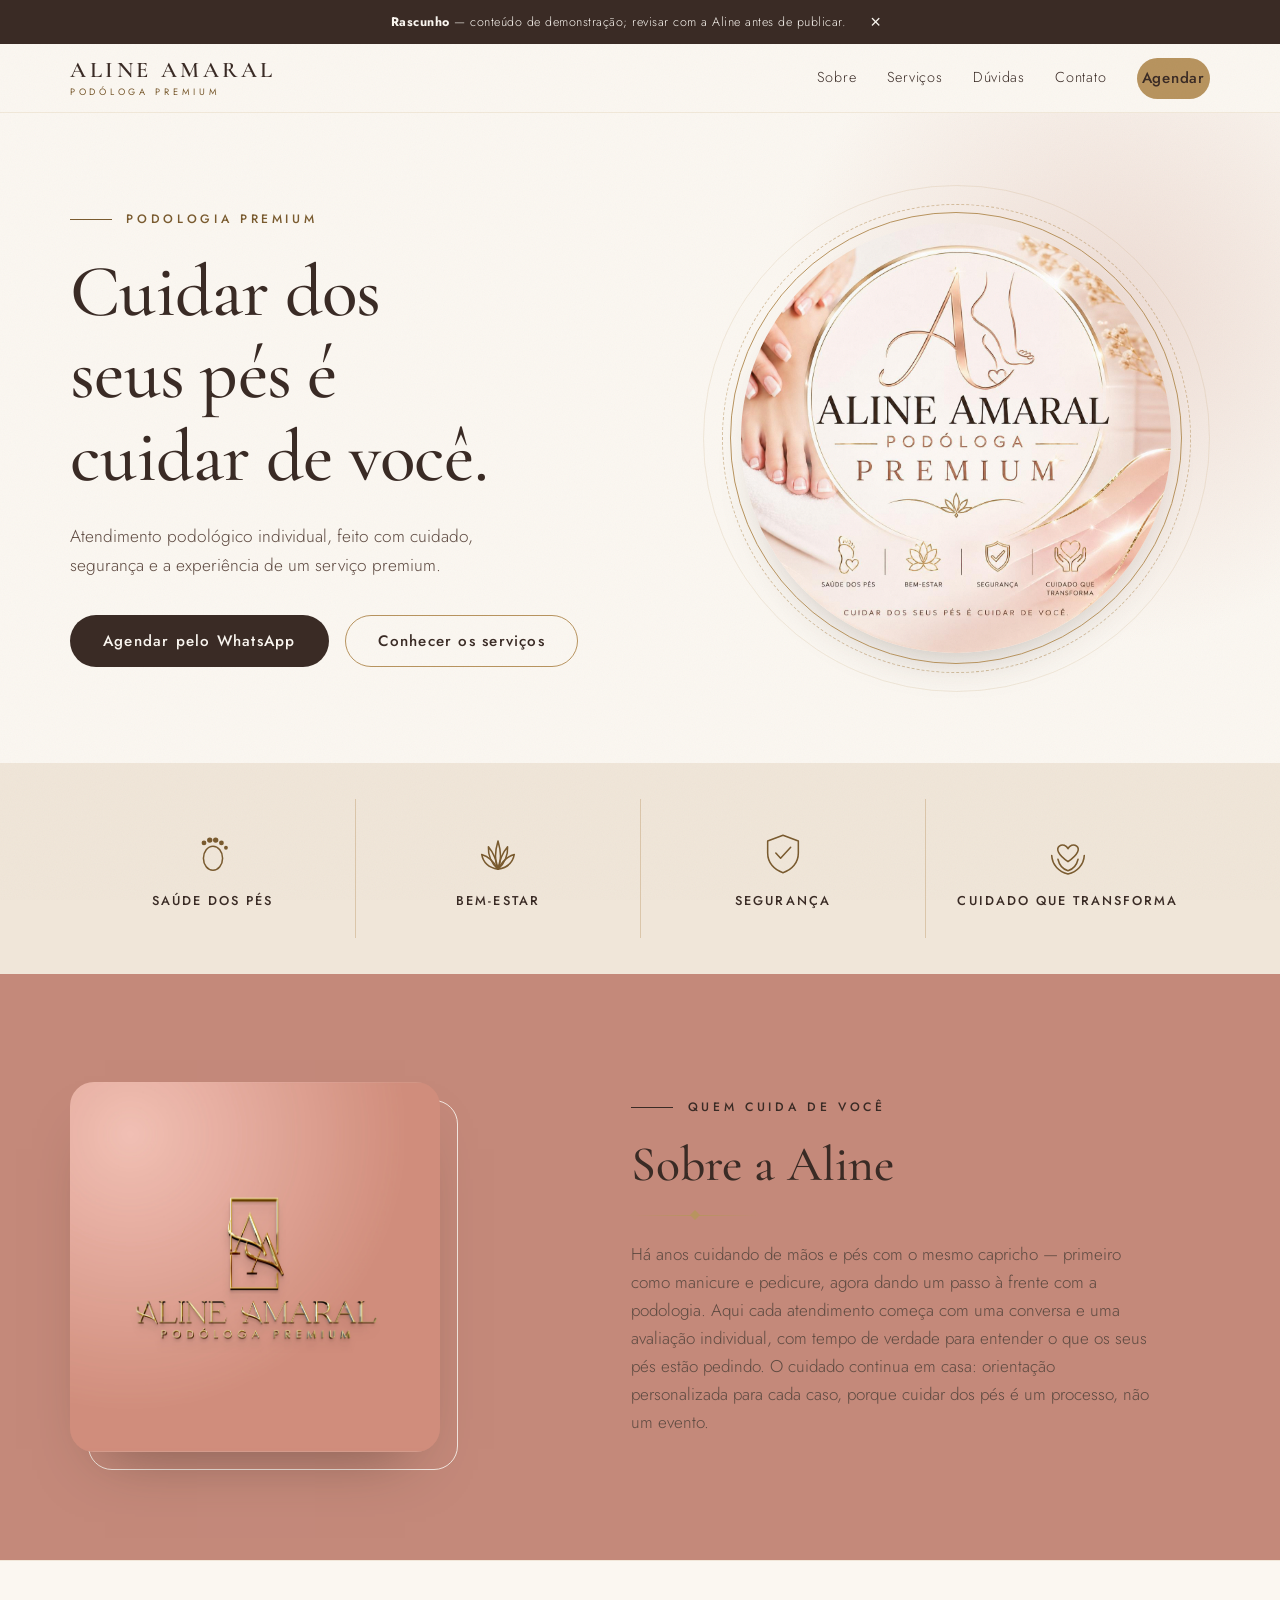
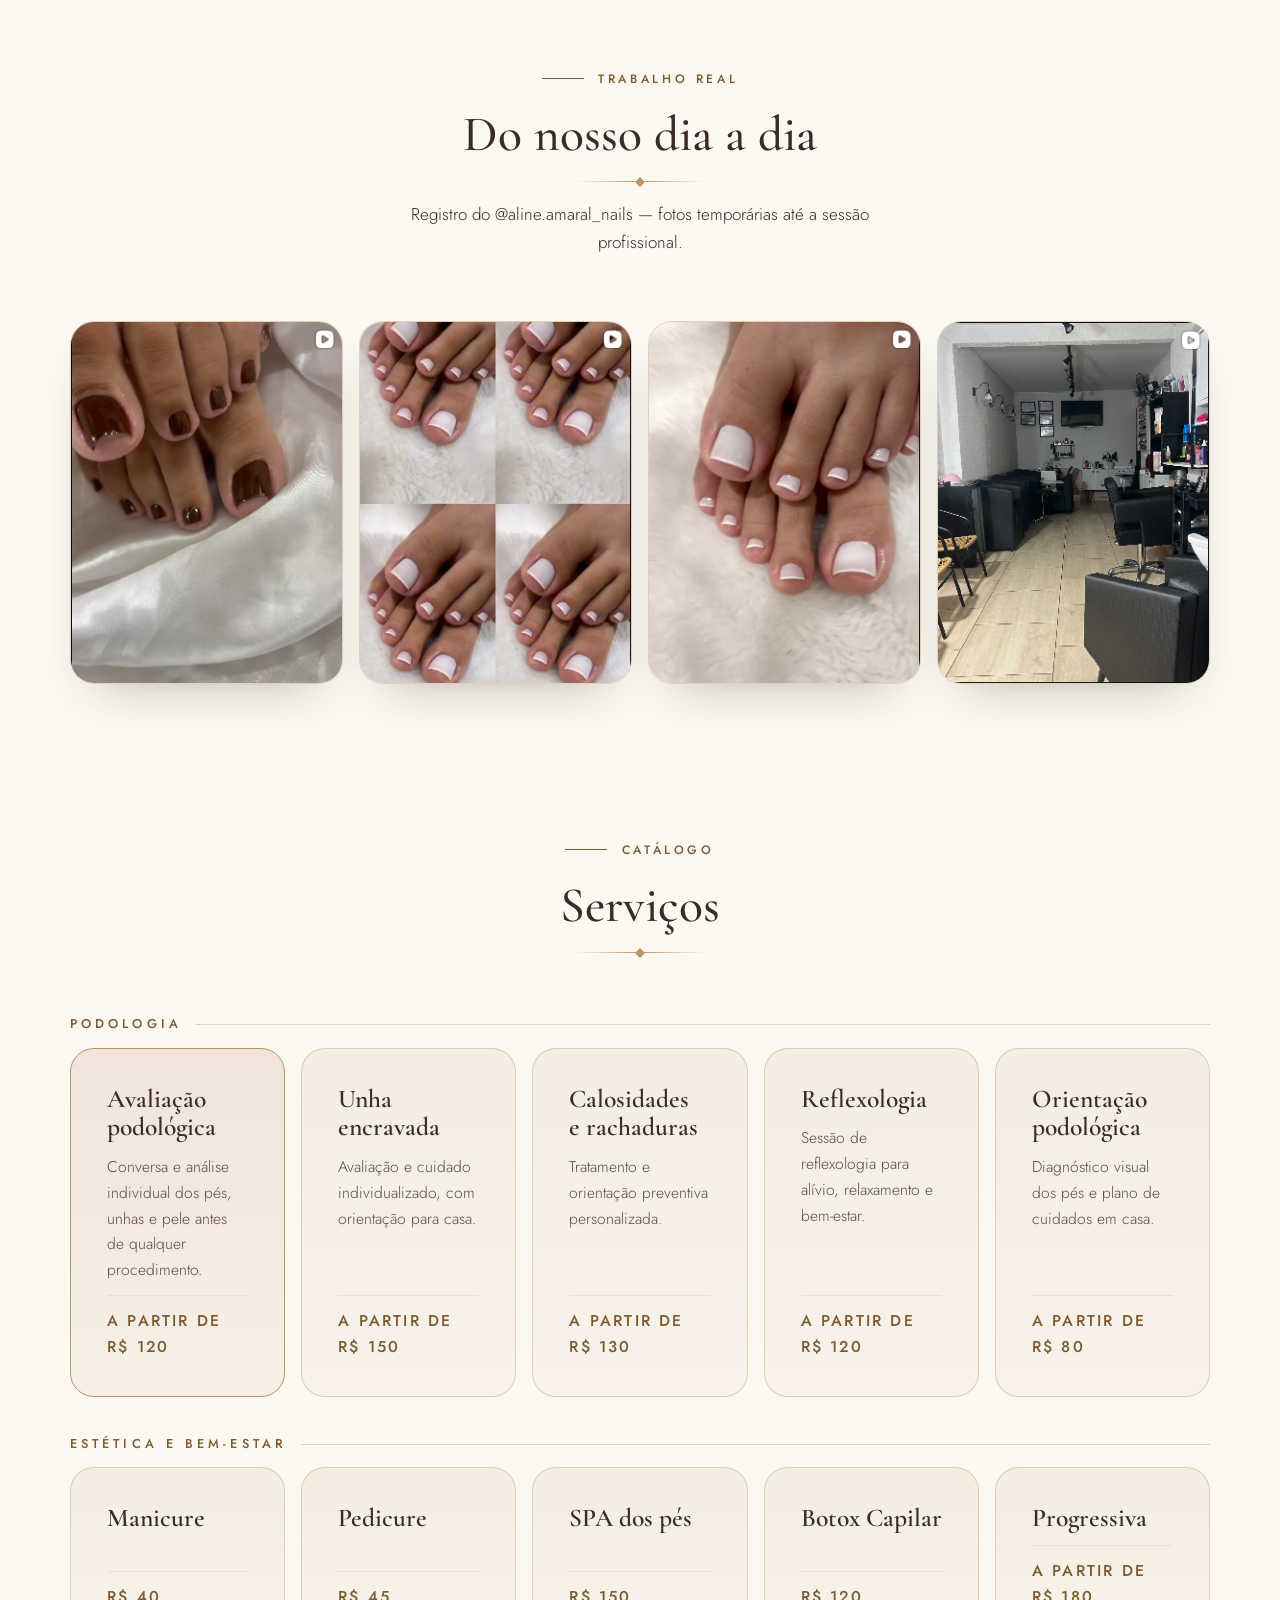
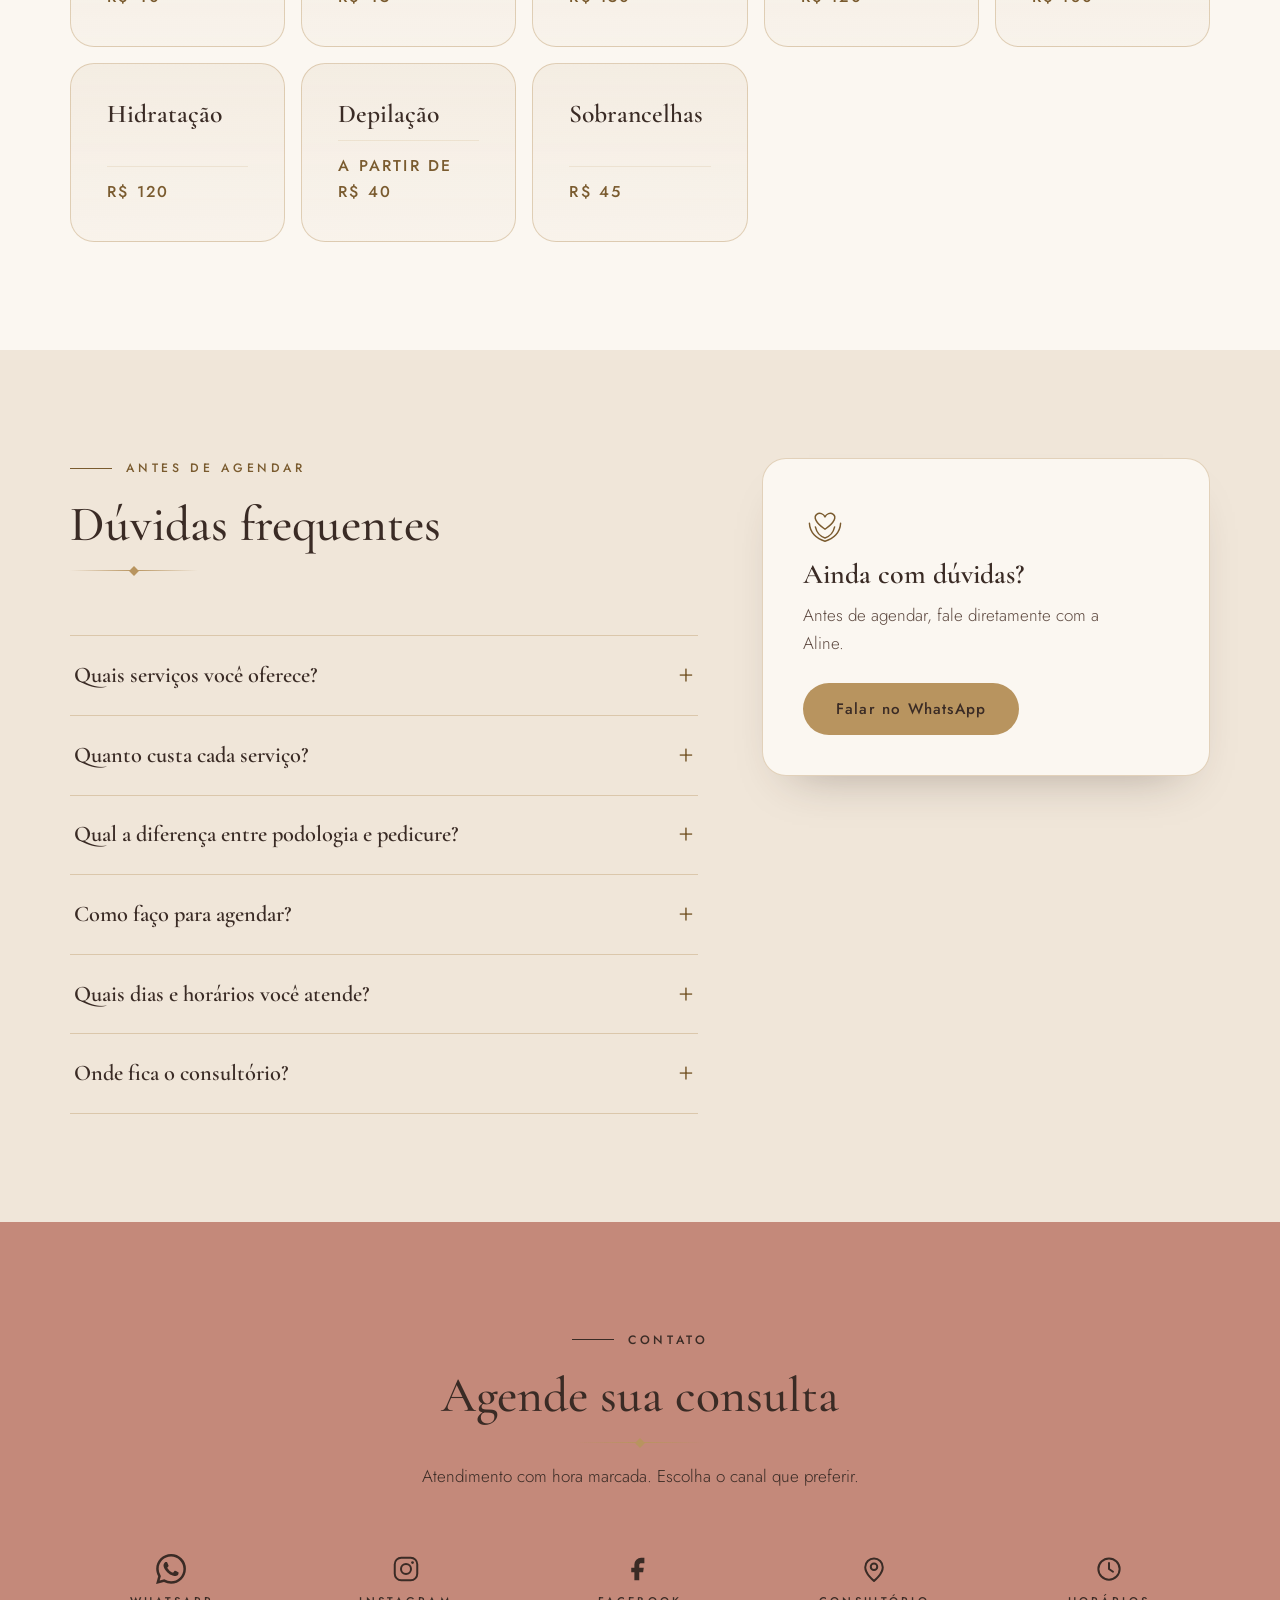
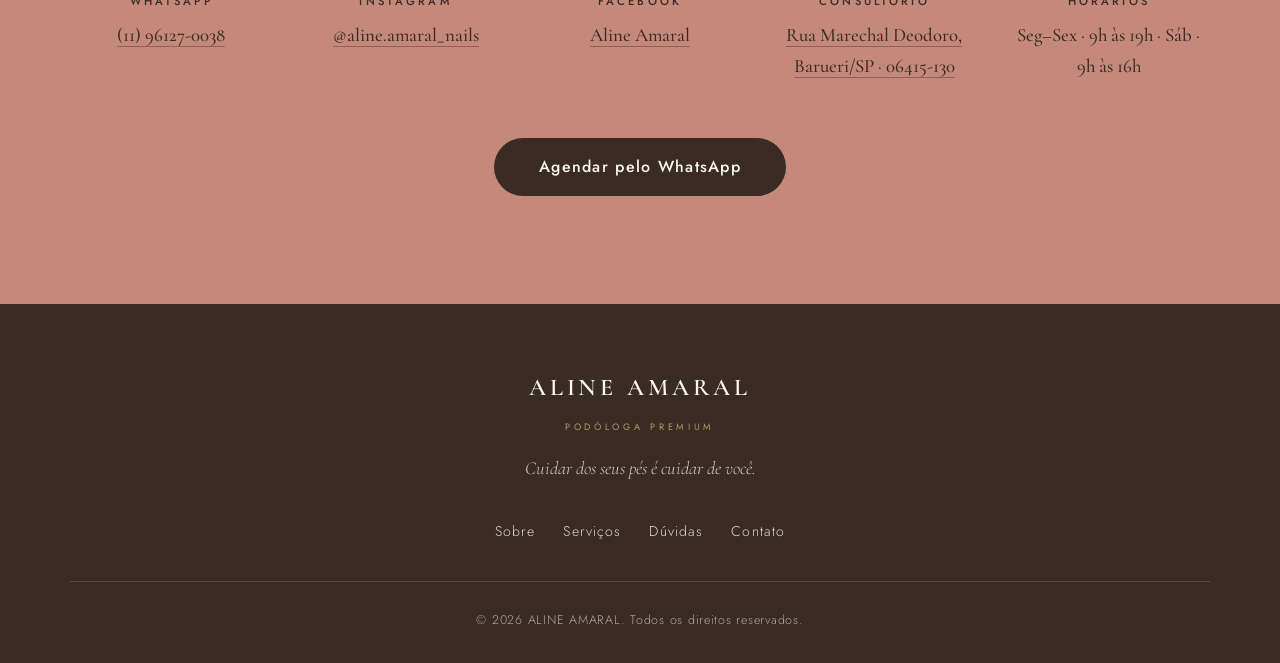
<file: site/index.html>
<!DOCTYPE html>
<html lang="pt-BR">
<head>
  <meta charset="utf-8">
  <meta name="viewport" content="width=device-width, initial-scale=1">
  <title>Aline Amaral — Podóloga Premium</title>
  <meta name="description" content="Cuidar dos seus pés é cuidar de você. Atendimento podológico premium: saúde dos pés, bem-estar, segurança e cuidado que transforma.">
  <meta name="theme-color" content="#FBF7F1">
  <meta property="og:type" content="website">
  <meta property="og:title" content="Aline Amaral — Podóloga Premium">
  <meta property="og:description" content="Cuidar dos seus pés é cuidar de você. Atendimento podológico premium.">
  <meta property="og:image" content="assets/selo-circular.jpg">
  <link rel="icon" href="data:image/svg+xml,%3Csvg xmlns='http://www.w3.org/2000/svg' viewBox='0 0 64 64'%3E%3Crect width='64' height='64' rx='14' fill='%23C4897A'/%3E%3Ctext x='32' y='44' font-family='Georgia,serif' font-size='36' fill='%23F0E6D9' text-anchor='middle'%3EA%3C/text%3E%3C/svg%3E">
  <link rel="preconnect" href="https://fonts.googleapis.com">
  <link rel="preconnect" href="https://fonts.gstatic.com" crossorigin>
  <link href="https://fonts.googleapis.com/css2?family=Cormorant+Garamond:ital,wght@0,400;0,500;0,600;1,400;1,500&family=Jost:wght@300;400;500;600&display=swap" rel="stylesheet">
  <link rel="stylesheet" href="styles.css?v=9">
</head>
<body>
  <noscript>
    <p class="noscript">Este site precisa de JavaScript ativado para exibir o conteúdo.</p>
  </noscript>

  <!-- Faixa de rascunho: some quando config.status = "no-ar" -->
  <div class="aviso" id="aviso-rascunho" hidden>
    <p><strong>Rascunho</strong> — conteúdo de demonstração; revisar com a Aline antes de publicar.</p>
    <button type="button" class="aviso-fechar" id="aviso-fechar" aria-label="Fechar aviso">&times;</button>
  </div>

  <header class="cabecalho">
    <div class="container cabecalho-inner">
      <a class="marca" href="#inicio">
        <span class="marca-nome" data-campo="marca.nomeExibicao">ALINE AMARAL</span>
        <span class="marca-descritor" data-campo="marca.descritor">PODÓLOGA PREMIUM</span>
      </a>

      <button type="button" class="menu-botao" id="menu-botao" aria-expanded="false" aria-controls="menu-principal" aria-label="Abrir menu de navegação">
        <span></span><span></span><span></span>
      </button>

      <nav class="menu" id="menu-principal" aria-label="Navegação principal">
        <a href="#sobre">Sobre</a>
        <a href="#servicos">Serviços</a>
        <a href="#duvidas">Dúvidas</a>
        <a href="#contato">Contato</a>
        <a class="btn btn--ouro btn--pequeno" data-link="contato.itens.whatsapp.link">Agendar</a>
      </nav>
    </div>
  </header>

  <main id="inicio">
    <!-- ============================ HERO ============================ -->
    <section class="hero" aria-label="Apresentação">
      <div class="container hero-grid">
        <div class="hero-texto">
          <p class="olho"><span data-campo="hero.olho">Podologia premium</span></p>
          <h1 data-campo="marca.slogan">Cuidar dos seus pés é cuidar de você.</h1>
          <p class="hero-descricao" data-campo="hero.texto">Atendimento podológico individual, feito com cuidado, segurança e a experiência de um serviço premium.</p>
          <div class="hero-acoes">
            <a class="btn btn--tinta" data-campo="hero.ctaPrincipal" data-link="contato.itens.whatsapp.link">Agendar pelo WhatsApp</a>
            <a class="btn btn--contorno" href="#servicos">Conhecer os serviços</a>
          </div>
        </div>

        <div class="hero-visual">
          <span class="hero-anel hero-anel--externo" aria-hidden="true"></span>
          <span class="hero-anel hero-anel--interno" aria-hidden="true"></span>
          <figure class="hero-moldura">
            <img data-src="imagens.selo" src="assets/selo-circular.jpg" alt="Selo circular Aline Amaral Podóloga Premium com os pilares saúde dos pés, bem-estar, segurança e cuidado que transforma" width="900" height="900">
          </figure>
        </div>
      </div>
    </section>

    <!-- =========================== PILARES =========================== -->
    <section class="pilares" aria-labelledby="pilares-titulo">
      <h2 class="sr-only" id="pilares-titulo">Pilares do atendimento</h2>
      <ul class="container pilares-grid" data-lista="pilares"></ul>
    </section>

    <!-- ============================ SOBRE ============================ -->
    <section class="sobre" id="sobre" aria-labelledby="sobre-titulo">
      <div class="container sobre-grid">
        <div class="sobre-visual rev">
          <figure class="sobre-moldura">
            <img data-src="imagens.apresentacao" src="assets/logo-fundo-rose.jpg" alt="Logotipo dourado Aline Amaral Podóloga Premium sobre fundo rosé" width="900" height="900">
          </figure>
        </div>
        <div class="sobre-texto rev">
          <p class="olho"><span data-campo="sobre.olho">Quem cuida de você</span></p>
          <h2 id="sobre-titulo" data-campo="sobre.titulo">Sobre a Aline</h2>
          <span class="ornamento" aria-hidden="true"></span>
          <p data-campo="sobre.texto">[PENDENTE: apresentação da Aline]</p>
        </div>
      </div>
    </section>

    <!-- =========================== GALERIA ========================== -->
    <section class="galeria" id="galeria" aria-labelledby="galeria-titulo">
      <div class="container">
        <div class="sec-cabecalho rev">
          <p class="olho"><span data-campo="galeria.olho">Trabalho real</span></p>
          <h2 id="galeria-titulo" data-campo="galeria.titulo">Do nosso dia a dia</h2>
          <span class="ornamento" aria-hidden="true"></span>
          <p class="sec-intro" data-campo="galeria.legenda">Registro do nosso Instagram.</p>
        </div>
        <ul class="galeria-grid" data-lista="galeria"></ul>
      </div>
    </section>

    <!-- =========================== SERVIÇOS =========================== -->
    <section class="servicos" id="servicos" aria-labelledby="servicos-titulo">
      <div class="container">
        <div class="sec-cabecalho rev">
          <p class="olho"><span data-campo="servicos.olho">Catálogo</span></p>
          <h2 id="servicos-titulo" data-campo="servicos.titulo">Serviços</h2>
          <span class="ornamento" aria-hidden="true"></span>
        </div>
        <div class="servicos-lista" data-lista="servicos"></div>
      </div>
    </section>

    <!-- =========================== DÚVIDAS =========================== -->
    <section class="duvidas" id="duvidas" aria-labelledby="duvidas-titulo">
      <div class="container duvidas-grid">
        <div class="duvidas-main">
          <div class="sec-cabecalho sec-cabecalho--esquerda rev">
            <p class="olho"><span data-campo="duvidas.olho">Antes de agendar</span></p>
            <h2 id="duvidas-titulo" data-campo="duvidas.titulo">Dúvidas frequentes</h2>
            <span class="ornamento" aria-hidden="true"></span>
          </div>
          <div class="faq-lista" data-lista="duvidas"></div>
        </div>

        <aside class="lateral-card rev" aria-label="Atalho para contato">
          <span class="lateral-icone" aria-hidden="true" data-icone="maos"></span>
          <h3 data-campo="duvidas.lateral.titulo">Ainda com dúvidas?</h3>
          <p data-campo="duvidas.lateral.texto">Antes de agendar, fale diretamente com a Aline.</p>
          <a class="btn btn--ouro" data-campo="duvidas.lateral.cta" data-link="contato.itens.whatsapp.link">Falar no WhatsApp</a>
        </aside>
      </div>
    </section>

    <!-- =========================== CONTATO =========================== -->
    <section class="contato" id="contato" aria-labelledby="contato-titulo">
      <div class="container">
        <div class="sec-cabecalho rev">
          <p class="olho"><span data-campo="contato.olho">Contato</span></p>
          <h2 id="contato-titulo" data-campo="contato.titulo">Agende sua consulta</h2>
          <span class="ornamento" aria-hidden="true"></span>
          <p class="sec-intro" data-campo="contato.texto">Atendimento com hora marcada. Escolha o canal que preferir.</p>
        </div>

        <ul class="contatos-lista" data-lista="contatos"></ul>

        <div class="contato-cta rev">
          <a class="btn btn--tinta btn--grande" data-campo="contato.cta" data-link="contato.itens.whatsapp.link">Agendar pelo WhatsApp</a>
        </div>
      </div>
    </section>
  </main>

  <footer class="rodape">
    <div class="container rodape-inner">
      <div class="rodape-marca">
        <span class="marca-nome" data-campo="marca.nomeExibicao">ALINE AMARAL</span>
        <span class="marca-descritor" data-campo="marca.descritor">PODÓLOGA PREMIUM</span>
        <p class="rodape-slogan" data-campo="marca.slogan">Cuidar dos seus pés é cuidar de você.</p>
      </div>
      <nav class="rodape-menu" aria-label="Rodapé">
        <a href="#sobre">Sobre</a>
        <a href="#servicos">Serviços</a>
        <a href="#duvidas">Dúvidas</a>
        <a href="#contato">Contato</a>
      </nav>
      <p class="rodape-legal">&copy; <span id="ano">2026</span> <span data-campo="marca.nomeExibicao">ALINE AMARAL</span>. Todos os direitos reservados.</p>
    </div>
  </footer>

  <script src="config.js?v=9"></script>
  <script src="app.js?v=9"></script>
</body>
</html>
</file>
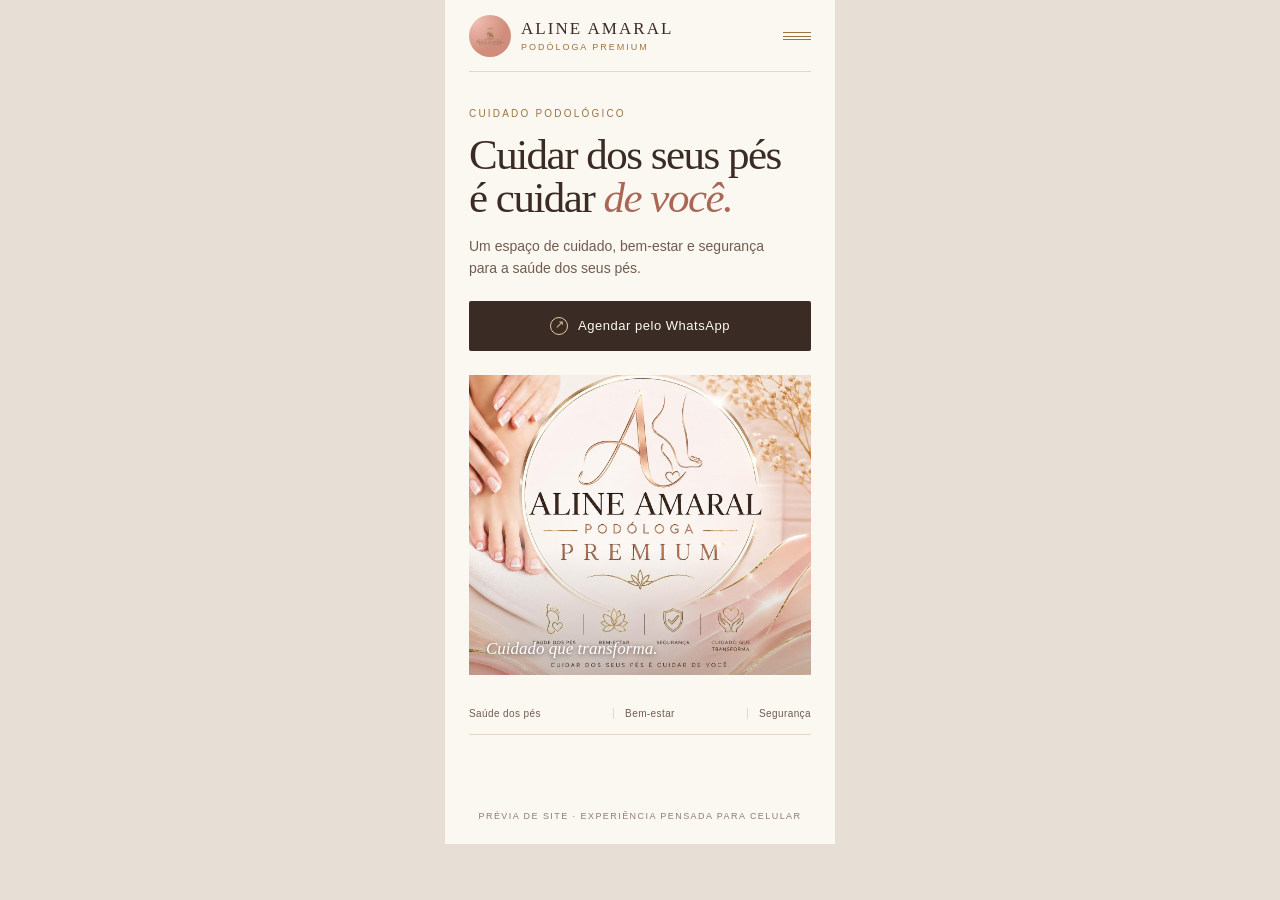
<file: site/preview-mobile.html>
<!doctype html>
<html lang="pt-BR">
<head>
  <meta charset="utf-8">
  <meta name="viewport" content="width=device-width, initial-scale=1">
  <title>Prévia mobile — Aline Amaral</title>
  <style>
    :root { color-scheme: light; --paper:#fbf7f1; --ink:#3a2b25; --muted:#705c52; --rose:#c4897a; --gold:#9b7446; --line:#e7d7c4; }
    * { box-sizing:border-box }
    html,body { margin:0; background:#e7ded5; color:var(--ink); font-family:'Jost','Helvetica Neue',sans-serif; }
    .page { width:390px; min-height:844px; margin:0 auto; padding:0 24px 22px; overflow:hidden; background:var(--paper); position:relative; }
    header { height:72px; display:flex; align-items:center; justify-content:space-between; border-bottom:1px solid var(--line); }
    .brand { display:flex; align-items:center; gap:10px; }
    .brand img { width:42px; height:42px; border-radius:50%; object-fit:cover; object-position:center 42%; }
    .brand-name { font:500 17px/1 Georgia,serif; letter-spacing:.12em; }
    .brand-sub { margin-top:5px; font-size:9px; letter-spacing:.22em; color:var(--gold); }
    .menu { width:28px; border-top:1px solid var(--gold); border-bottom:1px solid var(--gold); height:8px; position:relative; }
    .menu:after { content:''; position:absolute; top:3px; width:100%; border-top:1px solid var(--gold); }
    .intro { padding-top:36px; }
    .eyebrow { margin:0 0 15px; color:var(--gold); font-size:10px; letter-spacing:.22em; text-transform:uppercase; }
    h1 { margin:0; font:400 43px/.99 Georgia,'Times New Roman',serif; letter-spacing:-.035em; }
    h1 em { color:#a96756; font-weight:400; }
    .lead { margin:17px 0 0; max-width:312px; color:var(--muted); font-size:14px; line-height:1.55; }
    .cta { margin-top:21px; height:50px; border-radius:2px; display:flex; align-items:center; justify-content:center; gap:10px; background:var(--ink); color:#fffaf4; font-size:13px; letter-spacing:.04em; }
    .wa { width:18px; height:18px; border:1px solid #e1c99e; border-radius:50%; position:relative; }
    .wa:after { content:'↗'; position:absolute; font-size:11px; left:4px; top:0; color:#e1c99e; }
    .photo { margin-top:24px; height:300px; position:relative; overflow:hidden; background:#edd4c7; }
    .photo img { width:100%; height:100%; object-fit:cover; object-position:center 47%; }
    .photo:after { content:''; position:absolute; inset:0; background:linear-gradient(180deg, transparent 58%, rgba(52,35,29,.26)); }
    .photo-caption { position:absolute; bottom:16px; left:17px; z-index:1; color:white; font:italic 17px Georgia,serif; text-shadow:0 1px 5px #59453b; }
    .values { display:flex; justify-content:space-between; align-items:center; gap:6px; padding:17px 0 15px; border-bottom:1px solid var(--line); color:var(--muted); font-size:10px; letter-spacing:.04em; }
    .values span+span { border-left:1px solid var(--line); padding-left:11px; }
    .note { position:absolute; left:24px; right:24px; bottom:14px; text-align:center; color:#927d70; font-size:9px; letter-spacing:.16em; text-transform:uppercase; }
    @media (max-width:390px) { .page { width:100vw; } }
  </style>
</head>
<body>
  <main class="page" id="preview">
    <header>
      <div class="brand">
        <img src="[data-uri]" alt="">
        <div><div class="brand-name">ALINE AMARAL</div><div class="brand-sub">PODÓLOGA PREMIUM</div></div>
      </div>
      <div class="menu" aria-hidden="true"></div>
    </header>
    <section class="intro">
      <p class="eyebrow">Cuidado podológico</p>
      <h1>Cuidar dos seus pés<br>é cuidar <em>de você.</em></h1>
      <p class="lead">Um espaço de cuidado, bem-estar e segurança para a saúde dos seus pés.</p>
      <div class="cta"><span class="wa" aria-hidden="true"></span>Agendar pelo WhatsApp</div>
    </section>
    <figure class="photo" style="margin-left:0;margin-right:0">
      <img src="[data-uri]" alt="Identidade visual Aline Amaral Podóloga Premium">
      <figcaption class="photo-caption">Cuidado que transforma.</figcaption>
    </figure>
    <div class="values"><span>Saúde dos pés</span><span>Bem-estar</span><span>Segurança</span></div>
    <p class="note">Prévia de site · experiência pensada para celular</p>
  </main>
</body>
</html>
</file>
<file: site/styles.css>
/* =========================================================================
   ALINE PODÓLOGA — styles.css
   Direção: luxo-spa editorial. Rosé terracota + marfim + fio de ouro,
   serifa de alto contraste (Cormorant Garamond) com sans geométrica (Jost).
   Todos os valores de cor/fonte vêm de :root (sobrescritos por config.js).
   ========================================================================= */

/* ------------------------------- Tokens ------------------------------- */
:root {
  --c-fundo: #fbf7f1;
  --c-creme: #f0e6d9;
  --c-rose: #c4897a;
  --c-tinta: #3a2b25;
  --c-tinta-suave: #5e4a41;
  --c-ouro: #b8945f;
  --c-ouro-texto: #7a5b2f;
  --c-ouro-fina: rgba(184, 148, 95, 0.38);
  --c-ouro-tenue: rgba(184, 148, 95, 0.16);

  --f-display: 'Cormorant Garamond', Georgia, serif;
  --f-corpo: 'Jost', 'Helvetica Neue', sans-serif;

  --raio-cartao: 1.5rem;
  --raio-ponto: 999px;
  --gutter: clamp(1.25rem, 5vw, 2.5rem);
  --largura: 1140px;
  --cabecalho-alt: 4.75rem;

  --sombra-suave: 0 24px 48px -30px rgba(58, 43, 37, 0.4);
  --transicao: 0.35s cubic-bezier(0.2, 0.7, 0.2, 1);
}

/* ------------------------------- Base --------------------------------- */
*,
*::before,
*::after {
  box-sizing: border-box;
}

html {
  scroll-behavior: smooth;
  scroll-padding-top: calc(var(--cabecalho-alt) + 1rem);
}

body {
  margin: 0;
  background: var(--c-fundo);
  color: var(--c-tinta-suave);
  font-family: var(--f-corpo);
  font-size: 1.0625rem;
  font-weight: 300;
  line-height: 1.65;
  -webkit-font-smoothing: antialiased;
  text-rendering: optimizeLegibility;
  overflow-x: hidden;
}

/* Textura sutil de papel sobre tudo (não intercepta cliques) */
body::after {
  content: "";
  position: fixed;
  inset: 0;
  z-index: 9999;
  pointer-events: none;
  opacity: 0.045;
  mix-blend-mode: multiply;
  background-image: url("data:image/svg+xml,%3Csvg xmlns='http://www.w3.org/2000/svg' width='160' height='160'%3E%3Cfilter id='n'%3E%3CfeTurbulence type='fractalNoise' baseFrequency='0.85' numOctaves='2'/%3E%3C/filter%3E%3Crect width='160' height='160' filter='url(%23n)'/%3E%3C/svg%3E");
}

h1,
h2,
h3 {
  font-family: var(--f-display);
  color: var(--c-tinta);
  font-weight: 500;
  line-height: 1.12;
  margin: 0;
  text-wrap: balance;
}

p {
  margin: 0;
}

img {
  display: block;
  max-width: 100%;
  height: auto;
}

a {
  color: inherit;
}

::selection {
  background: var(--c-tinta);
  color: var(--c-fundo);
}

:focus-visible {
  outline: 2px solid var(--c-ouro-texto);
  outline-offset: 3px;
  border-radius: 4px;
}

.sr-only {
  position: absolute;
  width: 1px;
  height: 1px;
  padding: 0;
  margin: -1px;
  overflow: hidden;
  clip: rect(0 0 0 0);
  white-space: nowrap;
  border: 0;
}

.container {
  width: min(var(--largura), 100% - 2 * var(--gutter));
  margin-inline: auto;
}

.noscript {
  background: var(--c-rose);
  color: var(--c-tinta);
  text-align: center;
  padding: 0.75rem 1rem;
  font-size: 0.9rem;
}

/* --------------------------- Bloco pendente --------------------------- */
/* Convenção do repositório: conteúdo que depende da Aline aparece como
   um slot tracejado — visível para quem edita, inequívoco para revisar. */
.pendente {
  display: inline-block;
  max-width: 100%;
  border: 1px dashed var(--c-ouro);
  border-radius: 0.6rem;
  background: repeating-linear-gradient(
    135deg,
    rgba(184, 148, 95, 0.1) 0 8px,
    rgba(196, 137, 122, 0.07) 8px 16px
  );
  color: var(--c-tinta);
  font-style: italic;
  font-size: 0.94em;
  line-height: 1.55;
}

.pendente:not(.btn) {
  padding: 0.55em 0.95em;
}

.pendente--bloco {
  display: block;
  padding: 1.1rem 1.3rem;
}

.btn.pendente {
  font-style: normal;
  text-align: center;
  cursor: not-allowed;
}

.pendente--destaque {
  text-align: center;
  padding: clamp(2rem, 5vw, 3.25rem) clamp(1.25rem, 4vw, 2.5rem);
  font-size: 1.02rem;
  max-width: 46rem;
  margin-inline: auto;
}

/* --------------------------- Faixa rascunho --------------------------- */
.aviso {
  display: flex;
  align-items: center;
  justify-content: center;
  gap: 1rem;
  background: var(--c-tinta);
  color: var(--c-fundo);
  font-size: 0.78rem;
  letter-spacing: 0.04em;
  padding: 0.6rem var(--gutter);
  text-align: center;
}

.aviso code {
  color: var(--c-ouro);
  font-family: inherit;
}

.aviso-fechar {
  background: none;
  border: 0;
  color: var(--c-fundo);
  font-size: 1.15rem;
  line-height: 1;
  cursor: pointer;
  padding: 0.2rem 0.5rem;
}

.aviso-fechar:focus-visible {
  outline-color: var(--c-ouro);
}

/* ----------------------------- Cabeçalho ------------------------------ */
.cabecalho {
  position: sticky;
  top: 0;
  z-index: 60;
  background: rgba(251, 247, 241, 0.92);
  backdrop-filter: blur(12px);
  -webkit-backdrop-filter: blur(12px);
  border-bottom: 1px solid var(--c-ouro-tenue);
}

.cabecalho-inner {
  position: relative;
  display: flex;
  align-items: center;
  justify-content: space-between;
  gap: 1.5rem;
  padding-block: 0.85rem;
}

.marca {
  display: flex;
  flex-direction: column;
  text-decoration: none;
  color: var(--c-tinta);
  line-height: 1;
}

.marca-nome {
  font-family: var(--f-display);
  font-weight: 600;
  font-size: clamp(1.15rem, 2.5vw, 1.4rem);
  letter-spacing: 0.16em;
}

.marca-descritor {
  font-family: var(--f-corpo);
  font-weight: 400;
  font-size: 0.58rem;
  letter-spacing: 0.4em;
  color: var(--c-ouro-texto);
  margin-top: 0.35rem;
}

.menu {
  position: absolute;
  top: 100%;
  left: 0;
  right: 0;
  display: none;
  flex-direction: column;
  gap: 0.25rem;
  background: var(--c-fundo);
  border-bottom: 1px solid var(--c-ouro-fina);
  padding: 1rem var(--gutter) 1.75rem;
  box-shadow: var(--sombra-suave);
}

.menu.menu--aberto {
  display: flex;
}

.menu a {
  font-size: 0.95rem;
  letter-spacing: 0.05em;
  color: var(--c-tinta);
  text-decoration: none;
  padding: 0.65rem 0.25rem;
  border-bottom: 1px solid transparent;
  transition: border-color var(--transicao), color var(--transicao);
}

.menu a:not(.btn):hover {
  border-bottom-color: var(--c-ouro);
  color: var(--c-ouro-texto);
}

.menu .btn {
  margin-top: 0.75rem;
  align-self: flex-start;
}

.menu-botao {
  display: inline-flex;
  flex-direction: column;
  justify-content: center;
  gap: 5px;
  width: 44px;
  height: 44px;
  padding: 10px;
  background: none;
  border: 1px solid var(--c-ouro-fina);
  border-radius: var(--raio-ponto);
  cursor: pointer;
}

.menu-botao span {
  display: block;
  height: 1.5px;
  background: var(--c-tinta);
  transition: transform var(--transicao), opacity var(--transicao);
}

.menu-botao[aria-expanded="true"] span:nth-child(1) {
  transform: translateY(6.5px) rotate(45deg);
}
.menu-botao[aria-expanded="true"] span:nth-child(2) {
  opacity: 0;
}
.menu-botao[aria-expanded="true"] span:nth-child(3) {
  transform: translateY(-6.5px) rotate(-45deg);
}

/* -------------------------------- Hero -------------------------------- */
.hero {
  position: relative;
  padding-block: clamp(3rem, 8vw, 6rem);
  overflow: hidden;
}

.hero::before {
  content: "";
  position: absolute;
  top: -25%;
  right: -15%;
  width: min(70vw, 720px);
  aspect-ratio: 1;
  border-radius: 50%;
  background: radial-gradient(
    circle,
    rgba(196, 137, 122, 0.24),
    rgba(196, 137, 122, 0) 65%
  );
  pointer-events: none;
}

.hero-grid {
  position: relative;
  display: grid;
  gap: clamp(2.75rem, 6vw, 4.5rem);
  align-items: center;
}

.olho {
  display: flex;
  align-items: center;
  gap: 0.9rem;
  font-family: var(--f-corpo);
  font-size: 0.76rem;
  font-weight: 500;
  letter-spacing: 0.3em;
  text-transform: uppercase;
  color: var(--c-ouro-texto);
}

.olho::before {
  content: "";
  width: 42px;
  height: 1px;
  background: currentColor;
  flex-shrink: 0;
}

.sec-cabecalho--esquerda .olho {
  justify-content: flex-start;
}

.hero h1 {
  font-size: clamp(2.5rem, 6vw, 4.6rem);
  font-weight: 500;
  letter-spacing: -0.01em;
  margin-block: 1.35rem 1.5rem;
  max-width: 15ch;
}

.hero-descricao {
  max-width: 44ch;
  color: var(--c-tinta-suave);
  font-size: 1.08rem;
}

.hero-acoes {
  display: flex;
  flex-wrap: wrap;
  gap: 1rem;
  margin-top: 2.25rem;
}

.hero-visual {
  position: relative;
  justify-self: center;
  width: min(430px, 82vw);
}

.hero-anel {
  position: absolute;
  border-radius: 50%;
  pointer-events: none;
}

.hero-anel--externo {
  inset: -9%;
  border: 1px solid var(--c-ouro-tenue);
}

.hero-anel--interno {
  inset: -4.5%;
  border: 1px dashed rgba(184, 148, 95, 0.55);
}

.hero-moldura {
  position: relative;
  margin: 0;
  border-radius: 50%;
  overflow: hidden;
  outline: 1px solid var(--c-ouro);
  outline-offset: 10px;
  box-shadow: var(--sombra-suave);
}

.hero-moldura img {
  width: 100%;
  aspect-ratio: 1;
  object-fit: cover;
}

/* ------------------------------ Pilares ------------------------------- */
.pilares {
  background: var(--c-creme);
  padding-block: clamp(1.5rem, 4vw, 2.25rem);
}

.pilares-grid {
  display: grid;
  grid-template-columns: repeat(2, 1fr);
  list-style: none;
  margin: 0 auto;
  padding: 0;
}

.pilares-item {
  text-align: center;
  padding: clamp(1.25rem, 3vw, 1.75rem) clamp(0.75rem, 2vw, 1.5rem);
  border-top: 1px solid var(--c-ouro-fina);
}

.pilares-icone {
  display: flex;
  align-items: center;
  justify-content: center;
  height: clamp(44px, 6vw, 52px);
  color: var(--c-ouro-texto);
  margin-bottom: 0.7rem;
}

.pilares-icone svg {
  width: clamp(38px, 5vw, 46px);
  height: clamp(38px, 5vw, 46px);
}

.pilares-titulo {
  font-family: var(--f-corpo);
  font-weight: 500;
  font-size: 0.8rem;
  letter-spacing: 0.16em;
  text-transform: uppercase;
  color: var(--c-tinta);
  line-height: 1.5;
}

/* ------------------------------- Sobre -------------------------------- */
.sobre {
  background: var(--c-rose);
  padding-block: clamp(4rem, 9vw, 6.75rem);
  overflow: hidden;
}

.sobre-grid {
  display: grid;
  gap: clamp(3rem, 7vw, 5.5rem);
  align-items: center;
}

.sobre-visual {
  position: relative;
  justify-self: center;
  width: min(370px, 85vw);
}

.sobre-visual::before {
  content: "";
  position: absolute;
  inset: 0;
  transform: translate(18px, 18px);
  border: 1px solid rgba(251, 247, 241, 0.85);
  border-radius: var(--raio-cartao);
}

.sobre-moldura {
  position: relative;
  margin: 0;
  border-radius: var(--raio-cartao);
  overflow: hidden;
  box-shadow: 0 32px 60px -35px rgba(58, 43, 37, 0.55);
}

.sobre-moldura img {
  width: 100%;
  aspect-ratio: 1;
  object-fit: cover;
}

.sobre-texto h2 {
  font-size: clamp(2rem, 4.5vw, 3.1rem);
  margin-block: 1.25rem 1.35rem;
}

.sobre .olho {
  color: var(--c-tinta);
}

.sobre-texto [data-campo="sobre.texto"] {
  margin-top: 1.5rem;
  max-width: 52ch;
}

.sobre .pendente {
  border-color: rgba(58, 43, 37, 0.45);
  background: repeating-linear-gradient(
    135deg,
    rgba(251, 247, 241, 0.35) 0 8px,
    rgba(251, 247, 241, 0.18) 8px 16px
  );
  color: var(--c-tinta);
}

/* --------------------------- Ornamento/dicas -------------------------- */
.ornamento {
  position: relative;
  display: block;
  width: 128px;
  height: 1px;
  background: linear-gradient(
    90deg,
    transparent,
    var(--c-ouro),
    transparent
  );
}

.ornamento::after {
  content: "";
  position: absolute;
  left: 50%;
  top: 50%;
  width: 7px;
  height: 7px;
  background: var(--c-ouro);
  transform: translate(-50%, -50%) rotate(45deg);
}

.sec-cabecalho {
  display: flex;
  flex-direction: column;
  align-items: center;
  gap: 1.15rem;
  text-align: center;
  max-width: 42rem;
  margin-inline: auto;
  margin-bottom: clamp(2.5rem, 5vw, 4rem);
}

.sec-cabecalho--esquerda {
  align-items: flex-start;
  text-align: left;
  margin-inline: 0;
}

.sec-cabecalho h2 {
  font-size: clamp(2rem, 4.5vw, 3.1rem);
}

.sec-intro {
  max-width: 46ch;
  color: var(--c-tinta);
}

/* ------------------------------ Serviços ------------------------------ */
.servicos {
  background: var(--c-fundo);
  padding-block: clamp(4rem, 9vw, 6.75rem);
}

.servicos-lista {
  display: flex;
  flex-direction: column;
  gap: 2.5rem;
}

.servicos-grupo-nome {
  display: flex;
  align-items: center;
  gap: 0.9rem;
  font-family: var(--f-corpo);
  font-size: 0.8rem;
  font-weight: 500;
  letter-spacing: 0.32em;
  text-transform: uppercase;
  color: var(--c-ouro-texto);
  margin: 0 0 1rem;
}

.servicos-grupo-nome::after {
  content: "";
  flex: 1;
  height: 1px;
  background: var(--c-ouro-fina);
}

.servicos-grid {
  display: grid;
  gap: 1rem;
  grid-template-columns: repeat(auto-fit, minmax(200px, 1fr));
}

/* ------------------------------ Galeria -------------------------------- */
.galeria {
  background: var(--c-fundo);
  border-top: 1px solid var(--c-ouro-tenue);
  padding-block: clamp(4rem, 9vw, 6.75rem) clamp(2rem, 4vw, 3rem);
}

.galeria-grid {
  display: grid;
  grid-template-columns: repeat(2, 1fr);
  gap: clamp(0.5rem, 1.5vw, 1rem);
  list-style: none;
  margin: 0;
  padding: 0;
}

.galeria-item {
  overflow: hidden;
  border-radius: var(--raio-cartao);
  border: 1px solid var(--c-ouro-fina);
  box-shadow: var(--sombra-suave);
}

.galeria-item img {
  width: 100%;
  height: 100%;
  aspect-ratio: 3 / 4;
  object-fit: cover;
  transition: transform 0.7s cubic-bezier(0.2, 0.7, 0.2, 1);
}

.galeria-item:hover img {
  transform: scale(1.05);
}

.servico {
  display: flex;
  flex-direction: column;
  gap: 0.75rem;
  background: linear-gradient(
    180deg,
    rgba(240, 230, 217, 0.6),
    rgba(240, 230, 217, 0.25)
  );
  border: 1px solid var(--c-ouro-fina);
  border-radius: var(--raio-cartao);
  padding: clamp(1.75rem, 3vw, 2.25rem);
  transition: transform var(--transicao), box-shadow var(--transicao),
    border-color var(--transicao);
}

.servico:hover {
  transform: translateY(-5px);
  border-color: var(--c-ouro);
  box-shadow: var(--sombra-suave);
}

.servico h3 {
  font-size: 1.6rem;
  font-weight: 600;
}

.servico p {
  font-size: 0.98rem;
}

.servico-preco {
  margin-top: auto;
  padding-top: 0.75rem;
  font-size: 0.85rem;
  font-weight: 500;
  letter-spacing: 0.14em;
  text-transform: uppercase;
  color: var(--c-ouro-texto);
  border-top: 1px solid var(--c-ouro-tenue);
}

.servico--destaque {
  border-color: var(--c-ouro);
  background: linear-gradient(
    180deg,
    rgba(196, 137, 122, 0.18),
    rgba(240, 230, 217, 0.4)
  );
}

/* ------------------------------ Dúvidas ------------------------------- */
.duvidas {
  background: var(--c-creme);
  padding-block: clamp(4rem, 9vw, 6.75rem);
}

.duvidas-grid {
  display: grid;
  gap: clamp(2.5rem, 5vw, 4rem);
  align-items: start;
}

.faq-item {
  border-top: 1px solid var(--c-ouro-fina);
}

.faq-item:last-child {
  border-bottom: 1px solid var(--c-ouro-fina);
}

.faq-item summary {
  display: flex;
  align-items: baseline;
  justify-content: space-between;
  gap: 1.25rem;
  cursor: pointer;
  list-style: none;
  padding: 1.3rem 0.25rem;
  font-family: var(--f-display);
  font-size: clamp(1.2rem, 2.5vw, 1.4rem);
  font-weight: 600;
  color: var(--c-tinta);
  transition: color var(--transicao);
}

.faq-item summary::-webkit-details-marker {
  display: none;
}

.faq-item summary:hover {
  color: var(--c-ouro-texto);
}

.faq-item summary::after {
  content: "+";
  font-family: var(--f-corpo);
  font-weight: 300;
  font-size: 1.7rem;
  line-height: 1;
  color: var(--c-ouro-texto);
  flex-shrink: 0;
  transition: transform var(--transicao);
}

.faq-item[open] summary::after {
  transform: rotate(45deg);
}

.faq-resposta {
  padding: 0 0.25rem 1.5rem;
  max-width: 62ch;
  font-size: 0.99rem;
}

.lateral-card {
  background: var(--c-fundo);
  border: 1px solid var(--c-ouro-fina);
  border-radius: var(--raio-cartao);
  padding: clamp(1.75rem, 4vw, 2.5rem);
  box-shadow: var(--sombra-suave);
}

.lateral-icone {
  display: inline-flex;
  color: var(--c-ouro-texto);
  margin-bottom: 1rem;
}

.lateral-icone svg {
  width: 44px;
  height: 44px;
}

.lateral-card h3 {
  font-size: 1.75rem;
  font-weight: 600;
  margin-bottom: 0.65rem;
}

.lateral-card p {
  margin-bottom: 1.6rem;
  max-width: 32ch;
}

/* ------------------------------ Contato ------------------------------- */
.contato {
  background: var(--c-rose);
  padding-block: clamp(4rem, 9vw, 6.75rem);
  color: var(--c-tinta);
}

.contato .olho,
.contato .sec-intro {
  color: var(--c-tinta);
}

.contatos-lista {
  display: grid;
  grid-template-columns: repeat(auto-fit, minmax(155px, 1fr));
  gap: clamp(1.25rem, 3vw, 2rem);
  list-style: none;
  margin: 0 0 clamp(2.5rem, 5vw, 3.5rem);
  padding: 0;
}

.contato-item {
  display: flex;
  flex-direction: column;
  align-items: center;
  gap: 0.55rem;
  text-align: center;
  color: var(--c-tinta);
}

.contato-icone {
  display: inline-flex;
  color: var(--c-tinta);
}

.contato-icone svg {
  width: 30px;
  height: 30px;
}

.contato-rotulo {
  font-size: 0.7rem;
  font-weight: 500;
  letter-spacing: 0.28em;
  text-transform: uppercase;
}

.contato-valor {
  font-family: var(--f-display);
  font-size: 1.18rem;
  font-weight: 500;
  color: var(--c-tinta);
  max-width: 24ch;
}

.contato-valor a {
  text-decoration: none;
  border-bottom: 1px solid rgba(58, 43, 37, 0.4);
  transition: border-color var(--transicao);
}

.contato-valor a:hover {
  border-bottom-color: var(--c-tinta);
}

.contato .pendente {
  border-color: rgba(58, 43, 37, 0.45);
  background: repeating-linear-gradient(
    135deg,
    rgba(251, 247, 241, 0.35) 0 8px,
    rgba(251, 247, 241, 0.18) 8px 16px
  );
}

.contato-cta {
  display: flex;
  justify-content: center;
}

/* -------------------------------- Rodapé ------------------------------ */
.rodape {
  background: var(--c-tinta);
  color: rgba(251, 247, 241, 0.8);
  padding-block: clamp(3rem, 6vw, 4rem) 2rem;
}

.rodape :focus-visible {
  outline-color: var(--c-ouro);
}

.rodape-inner {
  display: grid;
  justify-items: center;
  gap: 2rem;
  text-align: center;
}

.rodape-marca {
  display: flex;
  flex-direction: column;
  align-items: center;
  gap: 0.35rem;
}

.rodape .marca-nome {
  color: var(--c-fundo);
  font-size: 1.5rem;
}

.rodape .marca-descritor {
  color: var(--c-ouro);
}

.rodape-slogan {
  margin-top: 0.85rem;
  font-family: var(--f-display);
  font-style: italic;
  font-size: 1.15rem;
  color: rgba(251, 247, 241, 0.78);
}

.rodape-menu {
  display: flex;
  flex-wrap: wrap;
  justify-content: center;
  gap: 0.5rem 1.75rem;
}

.rodape-menu a {
  font-size: 0.88rem;
  letter-spacing: 0.08em;
  text-decoration: none;
  color: rgba(251, 247, 241, 0.85);
  padding-block: 0.3rem;
  border-bottom: 1px solid transparent;
  transition: border-color var(--transicao), color var(--transicao);
}

.rodape-menu a:hover {
  color: var(--c-fundo);
  border-bottom-color: var(--c-ouro);
}

.rodape-legal {
  width: 100%;
  padding-top: 1.75rem;
  border-top: 1px solid rgba(184, 148, 95, 0.28);
  font-size: 0.78rem;
  letter-spacing: 0.06em;
  color: rgba(251, 247, 241, 0.62);
}

/* ------------------------------ Botões -------------------------------- */
.btn {
  display: inline-flex;
  align-items: center;
  justify-content: center;
  gap: 0.6rem;
  font-family: var(--f-corpo);
  font-weight: 500;
  font-size: 0.95rem;
  letter-spacing: 0.08em;
  line-height: 1.2;
  text-decoration: none;
  text-align: center;
  padding: 1rem 2rem;
  border: 1px solid transparent;
  border-radius: var(--raio-ponto);
  cursor: pointer;
  transition: transform var(--transicao), box-shadow var(--transicao),
    background-color var(--transicao), border-color var(--transicao),
    color var(--transicao);
}

.btn:hover {
  transform: translateY(-2px);
}

.btn--tinta {
  background: var(--c-tinta);
  color: var(--c-fundo);
}

.btn--tinta:hover {
  background: #241a16;
  box-shadow: 0 18px 32px -22px rgba(36, 26, 22, 0.9);
}

.btn--ouro {
  background: var(--c-ouro);
  color: var(--c-tinta);
}

.btn--ouro:hover {
  background: #c9a670;
  box-shadow: 0 18px 32px -22px rgba(122, 91, 47, 0.85);
}

.btn--contorno {
  background: transparent;
  border-color: var(--c-ouro);
  color: var(--c-tinta);
}

.btn--contorno:hover {
  background: rgba(184, 148, 95, 0.12);
}

.btn--pequeno {
  padding: 0.6rem 1.35rem;
  font-size: 0.84rem;
}

.btn--grande {
  padding: 1.15rem 2.75rem;
  font-size: 1rem;
}

/* ---------------------------- Movimento ------------------------------- */
@keyframes surge {
  from {
    opacity: 0;
    transform: translateY(26px);
  }
  to {
    opacity: 1;
    transform: none;
  }
}

.hero-texto > * {
  animation: surge 0.9s cubic-bezier(0.2, 0.7, 0.2, 1) both;
}

.hero-texto > *:nth-child(1) {
  animation-delay: 0.1s;
}
.hero-texto > *:nth-child(2) {
  animation-delay: 0.22s;
}
.hero-texto > *:nth-child(3) {
  animation-delay: 0.34s;
}
.hero-texto > *:nth-child(4) {
  animation-delay: 0.46s;
}

.hero-visual {
  animation: surge 1s 0.4s cubic-bezier(0.2, 0.7, 0.2, 1) both;
}

.js .rev {
  opacity: 0;
  transform: translateY(22px);
  transition: opacity 0.8s ease var(--d, 0s), transform 0.8s ease var(--d, 0s);
}

.js .rev.visivel {
  opacity: 1;
  transform: none;
}

/* --------------------------- Responsivo ------------------------------- */
@media (min-width: 700px) {
  .pilares-grid {
    grid-template-columns: repeat(4, 1fr);
  }

  .galeria-grid {
    grid-template-columns: repeat(4, 1fr);
  }

  .pilares-item {
    border-top: 0;
    border-inline-start: 1px solid var(--c-ouro-fina);
  }

  .pilares-item:first-child {
    border-inline-start: 0;
  }
}

@media (min-width: 960px) {
  .menu-botao {
    display: none;
  }

  .menu {
    position: static;
    display: flex;
    flex-direction: row;
    align-items: center;
    gap: 1.9rem;
    background: none;
    border: 0;
    padding: 0;
    box-shadow: none;
  }

  .menu a:not(.btn) {
    padding: 0.35rem 0;
    font-size: 0.9rem;
  }

  .menu .btn {
    margin-top: 0;
    align-self: auto;
  }

  .hero-grid {
    grid-template-columns: 1.05fr 0.95fr;
  }

  .sobre-grid {
    grid-template-columns: 0.9fr 1.1fr;
  }

  .sobre-visual {
    justify-self: start;
  }

  .duvidas-grid {
    grid-template-columns: 7fr 5fr;
    gap: 4rem;
  }

  .lateral-card {
    position: sticky;
    top: calc(var(--cabecalho-alt) + 1.5rem);
  }
}

/* ------------------------ Movimento reduzido -------------------------- */
@media (prefers-reduced-motion: reduce) {
  html {
    scroll-behavior: auto;
  }

  *,
  *::before,
  *::after {
    animation-duration: 0.01ms !important;
    animation-iteration-count: 1 !important;
    transition-duration: 0.01ms !important;
  }

  .js .rev {
    opacity: 1;
    transform: none;
  }
}
</file>
